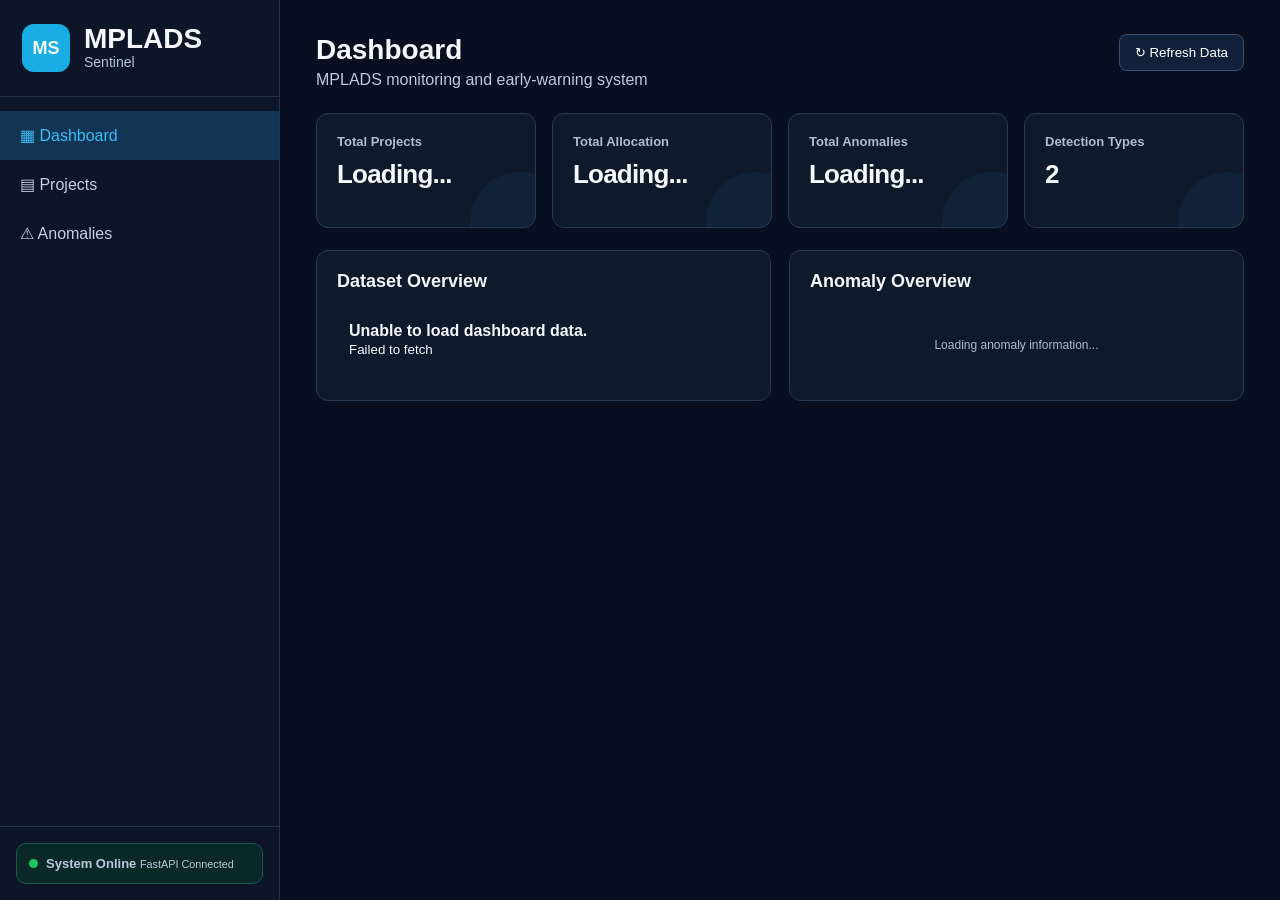
<file: frontend/anomaly/index.html>
<!DOCTYPE html>
<html lang="en">
<head>
    <meta charset="UTF-8">
    <meta name="viewport" content="width=device-width, initial-scale=1.0">
    <title>MPLADS Sentinel</title>
    <link rel="stylesheet" href="style.css">
    <style>
        /* Fallback layout so the page works even if style.css is old. */
        * { box-sizing: border-box; }
        body { margin: 0; font-family: Arial, sans-serif; background: #080f20; color: #f4f7fb; }
        .app { display: flex; min-height: 100vh; }
        .sidebar { width: 265px; flex: 0 0 265px; background: #0d1629; border-right: 1px solid #24324d; display: flex; flex-direction: column; }
        .brand { padding: 24px 22px; border-bottom: 1px solid #24324d; display:flex; gap:14px; align-items:center; }
        .brand-logo { width:48px; height:48px; border-radius:12px; background:#18aee5; display:flex; align-items:center; justify-content:center; font-weight:800; font-size:18px; }
        .brand h1 { margin:0; font-size:28px; line-height:1; }
        .brand span { color:#b8c2d4; font-size:14px; }
        .nav { padding: 14px 0; }
        .nav button { width:100%; border:0; background:transparent; color:#c5cedc; text-align:left; padding:15px 20px; font-size:16px; cursor:pointer; }
        .nav button:hover, .nav button.active { background:#123554; color:#38bdf8; }
        .status { margin-top:auto; padding:16px; border-top:1px solid #24324d; }
        .status-box { border:1px solid #155c4d; background:#0a2828; border-radius:10px; padding:12px; color:#b9c9d8; font-size:13px; }
        .dot { display:inline-block; width:9px; height:9px; background:#22c55e; border-radius:50%; margin-right:8px; }
        .main { flex:1; min-width:0; padding:34px 36px; overflow:auto; }
        .topbar { display:flex; justify-content:space-between; align-items:flex-start; gap:20px; margin-bottom:24px; }
        .topbar h2 { margin:0 0 5px; font-size:28px; }
        .topbar p { margin:0; color:#c0c9d8; font-size:16px; }
        .refresh-btn { border:1px solid #365174; background:#12213a; color:#fff; padding:10px 15px; border-radius:8px; cursor:pointer; }
        .refresh-btn:hover { background:#173052; }
        .page { display:none; }
        .active-page { display:block; }
        .stats { display:grid; grid-template-columns:repeat(4,minmax(0,1fr)); gap:16px; margin-bottom:22px; }
        .stat-card { background:#0e192c; border:1px solid #263955; border-radius:12px; padding:20px; min-height:115px; }
        .stat-label { color:#aebbd0; font-size:13px; margin-bottom:10px; }
        .stat-value { font-size:26px; font-weight:700; }
        .cards { display:grid; grid-template-columns:repeat(2,minmax(0,1fr)); gap:18px; }
        .card { background:#0e192c; border:1px solid #263955; border-radius:12px; padding:20px; }
        .card h3 { margin:0 0 18px; font-size:18px; }
        .overview-row { display:flex; justify-content:space-between; padding:11px 0; border-bottom:1px solid #202f47; color:#bac6d7; }
        .overview-row:last-child { border-bottom:0; }
        .overview-row strong { color:#fff; }
        .toolbar { display:flex; flex-wrap:wrap; gap:10px; margin-bottom:18px; }
        .toolbar input, .toolbar select { background:#0e192c; color:#fff; border:1px solid #344866; border-radius:8px; padding:10px 12px; min-width:160px; }
        .toolbar input { min-width:260px; }
        .table-card { background:#0e192c; border:1px solid #263955; border-radius:12px; overflow:auto; }
        table { width:100%; border-collapse:collapse; min-width:900px; }
        th, td { padding:13px 14px; text-align:left; border-bottom:1px solid #202f47; }
        th { color:#9fb0c8; font-size:12px; text-transform:uppercase; letter-spacing:.04em; background:#0b1527; position:sticky; top:0; }
        td { color:#d9e1ec; font-size:14px; }
        tr:hover td { background:#101f35; }
        .pagination { display:flex; align-items:center; justify-content:center; gap:14px; padding:18px; }
        .pagination button { background:#13223a; color:#fff; border:1px solid #344866; border-radius:7px; padding:8px 13px; cursor:pointer; }
        .pagination button:disabled { opacity:.4; cursor:not-allowed; }
        .loading { text-align:center; color:#aebbd0; padding:28px !important; }
        .anomaly-stats { display:grid; grid-template-columns:repeat(4,minmax(0,1fr)); gap:16px; margin-bottom:18px; }
        .notice { margin-bottom:18px; padding:12px 14px; border:1px solid #4d3d19; background:#211b0d; color:#d9c796; border-radius:9px; font-size:13px; }
        @media(max-width:1000px){ .stats,.anomaly-stats{grid-template-columns:repeat(2,1fr)} .cards{grid-template-columns:1fr} .sidebar{width:210px;flex-basis:210px} }
        @media(max-width:700px){ .app{display:block}.sidebar{width:100%;height:auto}.status{display:none}.main{padding:22px 15px}.stats,.anomaly-stats{grid-template-columns:1fr}.topbar{display:block}.refresh-btn{margin-top:14px} }
        /* FINAL SIDEBAR / MAIN CONTENT FIX */
.sidebar {
    position: fixed !important;
    left: 0 !important;
    top: 0 !important;
    bottom: 0 !important;
    width: 280px !important;
    flex: 0 0 280px !important;
    z-index: 1000 !important;
}

.main {
    margin-left: 280px !important;
    width: calc(100% - 280px) !important;
    min-width: 0 !important;
    box-sizing: border-box !important;
    padding: 34px 36px !important;
}

/* Prevent dashboard cards from extending underneath the sidebar */
.stats,
.cards,
.anomaly-stats,
.toolbar,
.table-card {
    max-width: 100% !important;
}

/* Responsive layout */
@media (max-width: 700px) {
    .sidebar {
        position: relative !important;
        width: 100% !important;
        height: auto !important;
        bottom: auto !important;
    }

    .main {
        margin-left: 0 !important;
        width: 100% !important;
    }
}
    </style>
</head>
<body>
<div class="app">
    <aside class="sidebar">
        <div class="brand">
            <div class="brand-logo">MS</div>
            <div><h1>MPLADS</h1><span>Sentinel</span></div>
        </div>

        <nav class="nav">
            <button class="nav-btn active" onclick="showPage('dashboard', this)">▦ Dashboard</button>
            <button class="nav-btn" onclick="showPage('projects', this)">▤ Projects</button>
            <button class="nav-btn" onclick="showPage('anomalies', this)">⚠ Anomalies</button>
        </nav>

        <div class="status">
            <div class="status-box"><span class="dot"></span><strong>System Online</strong> <small>FastAPI Connected</small></div>
        </div>
    </aside>

    <main class="main">
        <header class="topbar">
            <div>
                <h2 id="page-title">Dashboard</h2>
                <p id="page-subtitle">MPLADS monitoring and early-warning system</p>
            </div>
            <button class="refresh-btn" onclick="refreshData()">↻ Refresh Data</button>
        </header>

        <!-- DASHBOARD -->
        <section id="dashboard-page" class="page active-page">
            <div class="stats">
                <div class="stat-card"><div class="stat-label">Total Projects</div><div class="stat-value" id="total-projects">Loading...</div></div>
                <div class="stat-card"><div class="stat-label">Total Allocation</div><div class="stat-value" id="total-allocation">Loading...</div></div>
                <div class="stat-card"><div class="stat-label">Total Anomalies</div><div class="stat-value" id="total-anomalies">Loading...</div></div>
                <div class="stat-card"><div class="stat-label">Detection Types</div><div class="stat-value" id="detection-types">2</div></div>
            </div>

            <div class="cards">
                <div class="card">
                    <h3>Dataset Overview</h3>
                    <div id="overview-content"><div class="loading">Loading dashboard...</div></div>
                </div>
                <div class="card">
                    <h3>Anomaly Overview</h3>
                    <div id="anomaly-overview"><div class="loading">Loading anomaly information...</div></div>
                </div>
            </div>
        </section>

        <!-- PROJECTS -->
        <section id="projects-page" class="page">
            <div class="toolbar">
                <input id="project-search" type="search" placeholder="Search projects..." oninput="loadProjects()">
                <select id="state-filter" onchange="loadProjects()"><option value="">All States</option></select>
                <select id="category-filter" onchange="loadProjects()"><option value="">All Categories</option></select>
                <select id="status-filter" onchange="loadProjects()"><option value="">All Statuses</option></select>
            </div>

            <div class="table-card">
                <table>
                    <thead>
                        <tr>
                            <th>Project ID</th>
                            <th>MP Name</th>
                            <th>State</th>
                            <th>Constituency</th>
                            <th>Category</th>
                            <th>Allocation</th>
                            <th>Status</th>
                        </tr>
                    </thead>
                    <tbody id="projects-table">
                        <tr><td colspan="7" class="loading">Open Projects to load data.</td></tr>
                    </tbody>
                </table>
                <div class="pagination">
                    <button onclick="previousProjects()">Previous</button>
                    <span id="project-page-number">Page 1</span>
                    <button onclick="nextProjects()">Next</button>
                </div>
            </div>
        </section>

        <!-- ANOMALIES -->
        <section id="anomalies-page" class="page">
            <div class="anomaly-stats">
                <div class="stat-card"><div class="stat-label">Total Anomalies</div><div class="stat-value" id="anomaly-total">Loading...</div></div>
                <div class="stat-card"><div class="stat-label">Repeated Patterns</div><div class="stat-value" id="repeated-count">Loading...</div></div>
                <div class="stat-card"><div class="stat-label">Extreme Allocations</div><div class="stat-value" id="extreme-count">Loading...</div></div>
                <div class="stat-card"><div class="stat-label">Max Pattern Score</div><div class="stat-value" id="max-pattern-score">Loading...</div></div>
            </div>

            <div class="notice">⚠ Anomalies indicate statistical irregularities requiring verification. They do not prove fraud.</div>

            <div class="toolbar">
                <select id="anomaly-type-filter" onchange="loadAnomalies()">
                    <option value="">All Anomaly Types</option>
                    <option value="repeated_amount_pattern">Repeated Amount Pattern</option>
                    <option value="extreme_allocation">Extreme Allocation</option>
                </select>
            </div>

            <div class="table-card">
                <table>
                    <thead>
                        <tr>
                            <th>Project ID</th>
                            <th>MP</th>
                            <th>Type</th>
                            <th>Severity</th>
                            <th>Pattern Score</th>
                            <th>Evidence</th>
                        </tr>
                    </thead>
                    <tbody id="anomalies-table">
                        <tr><td colspan="6" class="loading">Open Anomalies to load data.</td></tr>
                    </tbody>
                </table>
            </div>
        </section>
    </main>
</div>

<!-- Cache-bust the current JavaScript after each update. -->
<script src="script.js?v=20260905"></script>
</body>
</html>
</file>
<file: frontend/anomaly/style.css>
/* =========================================================
   MPLADS SENTINEL
   Main Dashboard Styles
   ========================================================= */

* {
    margin: 0;
    padding: 0;
    box-sizing: border-box;
}

:root {
    --bg: #0b1120;
    --bg-secondary: #111827;
    --panel: #151e2f;
    --panel-light: #1b2638;
    --border: #263449;

    --text: #f8fafc;
    --text-secondary: #94a3b8;
    --text-muted: #64748b;

    --primary: #38bdf8;
    --primary-dark: #0284c7;

    --success: #22c55e;
    --warning: #f59e0b;
    --danger: #ef4444;
    --purple: #a855f7;

    --sidebar-width: 250px;
    --radius: 12px;
}

html {
    scroll-behavior: smooth;
}

body {
    font-family:
        Inter,
        -apple-system,
        BlinkMacSystemFont,
        "Segoe UI",
        Roboto,
        Arial,
        sans-serif;

    background: var(--bg);
    color: var(--text);
    min-height: 100vh;
}

/* =========================================================
   APP LAYOUT
   ========================================================= */

.app {
    display: flex;
    min-height: 100vh;
}

/* =========================================================
   SIDEBAR
   ========================================================= */

.sidebar {
    width: var(--sidebar-width);
    background: #0f172a;
    border-right: 1px solid var(--border);

    position: fixed;
    top: 0;
    left: 0;
    bottom: 0;

    display: flex;
    flex-direction: column;

    z-index: 100;
}

.logo {
    height: 80px;

    display: flex;
    align-items: center;

    padding: 0 22px;

    border-bottom: 1px solid var(--border);
}

.logo-icon {
    width: 40px;
    height: 40px;

    border-radius: 10px;

    background: linear-gradient(
        135deg,
        var(--primary),
        var(--primary-dark)
    );

    display: flex;
    align-items: center;
    justify-content: center;

    font-size: 20px;
    font-weight: 800;

    color: white;

    margin-right: 11px;
}

.logo-text {
    font-size: 17px;
    font-weight: 750;
    letter-spacing: -0.3px;
}

.logo-subtitle {
    font-size: 10px;
    color: var(--text-muted);
    margin-top: 2px;
}

/* Navigation */

.nav {
    padding: 20px 12px;
}

.nav-section-title {
    color: var(--text-muted);

    font-size: 10px;
    font-weight: 700;

    text-transform: uppercase;
    letter-spacing: 1px;

    padding: 0 12px;
    margin-bottom: 9px;
}

.nav-item {
    width: 100%;

    display: flex;
    align-items: center;

    padding: 12px 13px;

    margin-bottom: 5px;

    border: none;
    border-radius: 9px;

    background: transparent;

    color: var(--text-secondary);

    font-size: 14px;
    font-weight: 550;

    cursor: pointer;

    text-align: left;

    transition:
        background 0.2s ease,
        color 0.2s ease,
        transform 0.2s ease;
}

.nav-item:hover {
    background: rgba(56, 189, 248, 0.08);
    color: var(--text);
}

.nav-item.active {
    background: rgba(56, 189, 248, 0.13);
    color: var(--primary);

    border: 1px solid rgba(56, 189, 248, 0.18);
}

.nav-icon {
    width: 25px;
    margin-right: 9px;

    font-size: 16px;
}

.sidebar-bottom {
    margin-top: auto;

    padding: 16px;

    border-top: 1px solid var(--border);
}

.system-status {
    display: flex;
    align-items: center;

    padding: 10px 11px;

    border-radius: 9px;

    background: rgba(34, 197, 94, 0.07);

    border: 1px solid rgba(34, 197, 94, 0.15);

    font-size: 12px;

    color: var(--text-secondary);
}

.status-dot {
    width: 8px;
    height: 8px;

    border-radius: 50%;

    background: var(--success);

    margin-right: 8px;

    box-shadow: 0 0 10px rgba(34, 197, 94, 0.5);
}

/* =========================================================
   MAIN CONTENT
   ========================================================= */

.main-content {
    margin-left: var(--sidebar-width);

    width: calc(100% - var(--sidebar-width));

    min-height: 100vh;

    padding: 30px 34px;
}

/* =========================================================
   PAGE HEADER
   ========================================================= */

.page-header {
    display: flex;
    align-items: flex-start;
    justify-content: space-between;

    margin-bottom: 28px;
}

.page-title {
    font-size: 27px;
    font-weight: 750;

    letter-spacing: -0.7px;
}

.page-description {
    margin-top: 7px;

    color: var(--text-secondary);

    font-size: 13px;
    line-height: 1.5;
}

.header-actions {
    display: flex;
    gap: 10px;
}

/* =========================================================
   BUTTONS
   ========================================================= */

.btn {
    border: 1px solid var(--border);

    background: var(--panel);

    color: var(--text);

    padding: 10px 15px;

    border-radius: 8px;

    font-size: 13px;
    font-weight: 600;

    cursor: pointer;

    transition: 0.2s ease;
}

.btn:hover {
    background: var(--panel-light);
    border-color: #3a4b63;
}

.btn-primary {
    background: var(--primary-dark);

    border-color: var(--primary-dark);

    color: white;
}

.btn-primary:hover {
    background: #0369a1;
}

.btn-danger {
    color: #fecaca;

    border-color: rgba(239, 68, 68, 0.25);

    background: rgba(239, 68, 68, 0.08);
}

.btn-danger:hover {
    background: rgba(239, 68, 68, 0.15);
}

/* =========================================================
   PAGE SECTIONS
   ========================================================= */

.page {
    display: none;
}

.page.active {
    display: block;
}

/* =========================================================
   STAT CARDS
   ========================================================= */

.stats-grid {
    display: grid;

    grid-template-columns:
        repeat(4, minmax(0, 1fr));

    gap: 16px;

    margin-bottom: 22px;
}

.stat-card {
    background: var(--panel);

    border: 1px solid var(--border);

    border-radius: var(--radius);

    padding: 20px;

    position: relative;

    overflow: hidden;

    transition:
        transform 0.2s ease,
        border-color 0.2s ease;
}

.stat-card:hover {
    transform: translateY(-2px);

    border-color: #34465f;
}

.stat-card::after {
    content: "";

    position: absolute;

    width: 100px;
    height: 100px;

    right: -35px;
    bottom: -45px;

    border-radius: 50%;

    background: rgba(56, 189, 248, 0.05);
}

.stat-label {
    color: var(--text-secondary);

    font-size: 12px;
    font-weight: 600;

    margin-bottom: 10px;
}

.stat-value {
    font-size: 27px;

    font-weight: 750;

    letter-spacing: -0.8px;
}

.stat-change {
    margin-top: 8px;

    font-size: 11px;

    color: var(--text-muted);
}

.stat-icon {
    position: absolute;

    top: 17px;
    right: 17px;

    width: 35px;
    height: 35px;

    border-radius: 9px;

    display: flex;
    align-items: center;
    justify-content: center;

    background: rgba(56, 189, 248, 0.09);

    color: var(--primary);

    font-size: 17px;
}

/* =========================================================
   DASHBOARD GRID
   ========================================================= */

.dashboard-grid {
    display: grid;

    grid-template-columns:
        minmax(0, 1.4fr)
        minmax(0, 1fr);

    gap: 18px;

    margin-bottom: 20px;
}

.card {
    background: var(--panel);

    border: 1px solid var(--border);

    border-radius: var(--radius);

    padding: 20px;

    min-width: 0;
}

.card-header {
    display: flex;

    justify-content: space-between;

    align-items: center;

    margin-bottom: 18px;
}

.card-title {
    font-size: 15px;

    font-weight: 700;
}

.card-subtitle {
    color: var(--text-muted);

    font-size: 11px;

    margin-top: 4px;
}

/* =========================================================
   BAR / PROGRESS ITEMS
   ========================================================= */

.bar-list {
    display: flex;

    flex-direction: column;

    gap: 13px;
}

.bar-row {
    display: grid;

    grid-template-columns: 115px 1fr 60px;

    align-items: center;

    gap: 10px;
}

.bar-label {
    color: var(--text-secondary);

    font-size: 11px;

    white-space: nowrap;

    overflow: hidden;

    text-overflow: ellipsis;
}

.bar-track {
    height: 8px;

    background: #243044;

    border-radius: 20px;

    overflow: hidden;
}

.bar-fill {
    height: 100%;

    border-radius: 20px;

    background: linear-gradient(
        90deg,
        var(--primary-dark),
        var(--primary)
    );

    transition: width 0.5s ease;
}

.bar-value {
    text-align: right;

    color: var(--text-secondary);

    font-size: 11px;

    font-weight: 600;
}

/* =========================================================
   ALERT CARD
   ========================================================= */

.alert-box {
    padding: 14px;

    border-radius: 9px;

    margin-bottom: 12px;

    border: 1px solid;
}

.alert-box:last-child {
    margin-bottom: 0;
}

.alert-box.warning {
    background: rgba(245, 158, 11, 0.07);

    border-color: rgba(245, 158, 11, 0.18);
}

.alert-box.danger {
    background: rgba(239, 68, 68, 0.07);

    border-color: rgba(239, 68, 68, 0.18);
}

.alert-box.info {
    background: rgba(56, 189, 248, 0.07);

    border-color: rgba(56, 189, 248, 0.18);
}

.alert-title {
    font-size: 12px;

    font-weight: 700;

    margin-bottom: 5px;
}

.alert-text {
    color: var(--text-secondary);

    font-size: 11px;

    line-height: 1.5;
}

/* =========================================================
   FILTER BAR
   ========================================================= */

.filter-bar {
    display: flex;

    flex-wrap: wrap;

    gap: 10px;

    margin-bottom: 18px;

    padding: 15px;

    background: var(--panel);

    border: 1px solid var(--border);

    border-radius: var(--radius);
}

.input,
.select {
    height: 38px;

    background: #0f172a;

    border: 1px solid var(--border);

    border-radius: 7px;

    color: var(--text);

    padding: 0 11px;

    font-size: 12px;

    outline: none;
}

.input {
    min-width: 210px;
}

.select {
    min-width: 150px;
}

.input:focus,
.select:focus {
    border-color: var(--primary);

    box-shadow:
        0 0 0 2px rgba(56, 189, 248, 0.08);
}

.input::placeholder {
    color: var(--text-muted);
}

/* =========================================================
   TABLE
   ========================================================= */

.table-card {
    background: var(--panel);

    border: 1px solid var(--border);

    border-radius: var(--radius);

    overflow: hidden;
}

.table-wrapper {
    width: 100%;

    overflow-x: auto;
}

table {
    width: 100%;

    border-collapse: collapse;

    min-width: 850px;
}

thead {
    background: #111a2b;
}

th {
    text-align: left;

    padding: 13px 15px;

    color: var(--text-muted);

    font-size: 10px;

    font-weight: 700;

    text-transform: uppercase;

    letter-spacing: 0.6px;

    border-bottom: 1px solid var(--border);

    white-space: nowrap;
}

td {
    padding: 14px 15px;

    color: var(--text-secondary);

    font-size: 12px;

    border-bottom: 1px solid rgba(38, 52, 73, 0.6);

    vertical-align: middle;
}

tbody tr {
    transition: background 0.15s ease;
}

tbody tr:hover {
    background: rgba(56, 189, 248, 0.035);
}

tbody tr:last-child td {
    border-bottom: none;
}

.primary-text {
    color: var(--text);

    font-weight: 600;
}

.secondary-text {
    color: var(--text-muted);

    font-size: 10px;

    margin-top: 3px;
}

/* =========================================================
   BADGES
   ========================================================= */

.badge {
    display: inline-flex;

    align-items: center;

    justify-content: center;

    padding: 4px 8px;

    border-radius: 999px;

    font-size: 10px;

    font-weight: 700;

    white-space: nowrap;

    border: 1px solid transparent;
}

.badge-success {
    color: #86efac;

    background: rgba(34, 197, 94, 0.1);

    border-color: rgba(34, 197, 94, 0.18);
}

.badge-warning {
    color: #fcd34d;

    background: rgba(245, 158, 11, 0.1);

    border-color: rgba(245, 158, 11, 0.18);
}

.badge-danger {
    color: #fca5a5;

    background: rgba(239, 68, 68, 0.1);

    border-color: rgba(239, 68, 68, 0.18);
}

.badge-info {
    color: #7dd3fc;

    background: rgba(56, 189, 248, 0.1);

    border-color: rgba(56, 189, 248, 0.18);
}

.badge-purple {
    color: #d8b4fe;

    background: rgba(168, 85, 247, 0.1);

    border-color: rgba(168, 85, 247, 0.18);
}

.badge-neutral {
    color: #cbd5e1;

    background: rgba(100, 116, 139, 0.1);

    border-color: rgba(100, 116, 139, 0.18);
}

/* =========================================================
   ANOMALY SEVERITY
   ========================================================= */

.severity-very-high {
    color: #fca5a5;

    background: rgba(239, 68, 68, 0.13);

    border-color: rgba(239, 68, 68, 0.25);
}

.severity-high {
    color: #fdba74;

    background: rgba(249, 115, 22, 0.11);

    border-color: rgba(249, 115, 22, 0.22);
}

.severity-strong {
    color: #fcd34d;

    background: rgba(245, 158, 11, 0.11);

    border-color: rgba(245, 158, 11, 0.22);
}

.severity-medium {
    color: #fde68a;

    background: rgba(234, 179, 8, 0.08);

    border-color: rgba(234, 179, 8, 0.18);
}

.severity-review {
    color: #7dd3fc;

    background: rgba(14, 165, 233, 0.1);

    border-color: rgba(14, 165, 233, 0.2);
}

.severity-low {
    color: #cbd5e1;

    background: rgba(100, 116, 139, 0.1);

    border-color: rgba(100, 116, 139, 0.18);
}

/* =========================================================
   SCORE
   ========================================================= */

.score {
    display: flex;

    align-items: center;

    gap: 8px;
}

.score-track {
    width: 70px;

    height: 6px;

    background: #243044;

    border-radius: 10px;

    overflow: hidden;
}

.score-fill {
    height: 100%;

    border-radius: 10px;

    background: var(--primary);
}

.score-number {
    font-size: 11px;

    font-weight: 700;

    color: var(--text);
}

/* =========================================================
   PAGINATION
   ========================================================= */

.pagination {
    display: flex;

    align-items: center;

    justify-content: space-between;

    padding: 14px 16px;

    border-top: 1px solid var(--border);
}

.pagination-info {
    color: var(--text-muted);

    font-size: 11px;
}

.pagination-buttons {
    display: flex;

    gap: 7px;
}

.page-btn {
    min-width: 34px;

    height: 32px;

    padding: 0 9px;

    border-radius: 7px;

    border: 1px solid var(--border);

    background: #111827;

    color: var(--text-secondary);

    cursor: pointer;

    font-size: 11px;
}

.page-btn:hover {
    background: var(--panel-light);

    color: var(--text);
}

.page-btn.active {
    background: var(--primary-dark);

    border-color: var(--primary-dark);

    color: white;
}

.page-btn:disabled {
    opacity: 0.4;

    cursor: not-allowed;
}

/* =========================================================
   EMPTY STATE
   ========================================================= */

.empty-state {
    padding: 55px 20px;

    text-align: center;

    color: var(--text-muted);
}

.empty-icon {
    font-size: 30px;

    margin-bottom: 10px;
}

.empty-title {
    color: var(--text-secondary);

    font-size: 14px;

    font-weight: 600;

    margin-bottom: 5px;
}

.empty-description {
    font-size: 11px;
}

/* =========================================================
   LOADING
   ========================================================= */

.loading {
    padding: 45px;

    text-align: center;

    color: var(--text-muted);

    font-size: 12px;
}

.spinner {
    width: 26px;
    height: 26px;

    border: 3px solid #263449;

    border-top-color: var(--primary);

    border-radius: 50%;

    animation: spin 0.8s linear infinite;

    margin: 0 auto 12px;
}

@keyframes spin {
    to {
        transform: rotate(360deg);
    }
}

/* =========================================================
   PROJECT DETAIL
   ========================================================= */

.detail-grid {
    display: grid;

    grid-template-columns:
        repeat(2, minmax(0, 1fr));

    gap: 14px;
}

.detail-item {
    background: #101a2b;

    border: 1px solid var(--border);

    border-radius: 9px;

    padding: 14px;
}

.detail-label {
    color: var(--text-muted);

    font-size: 10px;

    text-transform: uppercase;

    letter-spacing: 0.5px;

    margin-bottom: 6px;
}

.detail-value {
    color: var(--text);

    font-size: 13px;

    font-weight: 600;

    word-break: break-word;
}

/* =========================================================
   ANOMALY DETAIL
   ========================================================= */

.anomaly-detail {
    background: #101a2b;

    border: 1px solid var(--border);

    border-radius: 10px;

    padding: 16px;

    margin-bottom: 12px;
}

.anomaly-detail-header {
    display: flex;

    justify-content: space-between;

    align-items: flex-start;

    gap: 15px;

    margin-bottom: 14px;
}

.anomaly-detail-title {
    font-size: 14px;

    font-weight: 700;
}

.evidence-list {
    display: flex;

    flex-direction: column;

    gap: 8px;
}

.evidence-item {
    display: flex;

    align-items: flex-start;

    gap: 9px;

    padding: 9px;

    border-radius: 7px;

    background: rgba(255, 255, 255, 0.02);
}

.evidence-icon {
    color: var(--primary);

    font-size: 12px;
}

.evidence-text {
    color: var(--text-secondary);

    font-size: 11px;

    line-height: 1.45;
}

/* =========================================================
   DISCLAIMER
   ========================================================= */

.disclaimer {
    margin-top: 18px;

    padding: 13px 15px;

    background: rgba(245, 158, 11, 0.06);

    border: 1px solid rgba(245, 158, 11, 0.15);

    border-radius: 9px;

    color: #cbd5e1;

    font-size: 11px;

    line-height: 1.5;
}

.disclaimer strong {
    color: #fcd34d;
}

/* =========================================================
   TOAST / NOTIFICATION
   ========================================================= */

.toast-container {
    position: fixed;

    right: 22px;

    bottom: 22px;

    z-index: 999;
}

.toast {
    min-width: 280px;

    max-width: 400px;

    padding: 13px 15px;

    background: #182235;

    border: 1px solid var(--border);

    border-radius: 9px;

    box-shadow:
        0 15px 40px rgba(0, 0, 0, 0.35);

    color: var(--text);

    font-size: 12px;

    margin-top: 8px;

    animation: toastIn 0.25s ease;
}

.toast.success {
    border-left: 3px solid var(--success);
}

.toast.error {
    border-left: 3px solid var(--danger);
}

.toast.info {
    border-left: 3px solid var(--primary);
}

@keyframes toastIn {
    from {
        opacity: 0;

        transform: translateY(10px);
    }

    to {
        opacity: 1;

        transform: translateY(0);
    }
}

/* =========================================================
   MOBILE MENU
   ========================================================= */

.mobile-menu-btn {
    display: none;

    width: 38px;
    height: 38px;

    border: 1px solid var(--border);

    background: var(--panel);

    color: var(--text);

    border-radius: 8px;

    cursor: pointer;

    font-size: 18px;
}

/* =========================================================
   RESPONSIVE
   ========================================================= */

@media (max-width: 1100px) {
    .stats-grid {
        grid-template-columns:
            repeat(2, minmax(0, 1fr));
    }

    .dashboard-grid {
        grid-template-columns: 1fr;
    }
}

@media (max-width: 800px) {
    .sidebar {
        transform: translateX(-100%);

        transition: transform 0.25s ease;
    }

    .sidebar.open {
        transform: translateX(0);
    }

    .main-content {
        margin-left: 0;

        width: 100%;

        padding: 20px;
    }

    .mobile-menu-btn {
        display: block;
    }

    .page-header {
        align-items: center;
    }

    .header-actions {
        gap: 6px;
    }
}

@media (max-width: 600px) {
    .stats-grid {
        grid-template-columns: 1fr;
    }

    .detail-grid {
        grid-template-columns: 1fr;
    }

    .page-title {
        font-size: 22px;
    }

    .page-description {
        font-size: 12px;
    }

    .filter-bar {
        flex-direction: column;
    }

    .input,
    .select {
        width: 100%;
    }

    .bar-row {
        grid-template-columns: 85px 1fr 45px;
    }

    .pagination {
        flex-direction: column;

        gap: 12px;

        align-items: flex-start;
    }
}

/* =========================================================
   SCROLLBAR
   ========================================================= */

::-webkit-scrollbar {
    width: 8px;
    height: 8px;
}

::-webkit-scrollbar-track {
    background: #0b1120;
}

::-webkit-scrollbar-thumb {
    background: #263449;

    border-radius: 10px;
}

::-webkit-scrollbar-thumb:hover {
    background: #34465f;
}

/* =========================================================
   SELECTION
   ========================================================= */

::selection {
    background: rgba(56, 189, 248, 0.25);

    color: white;
}
</file>
